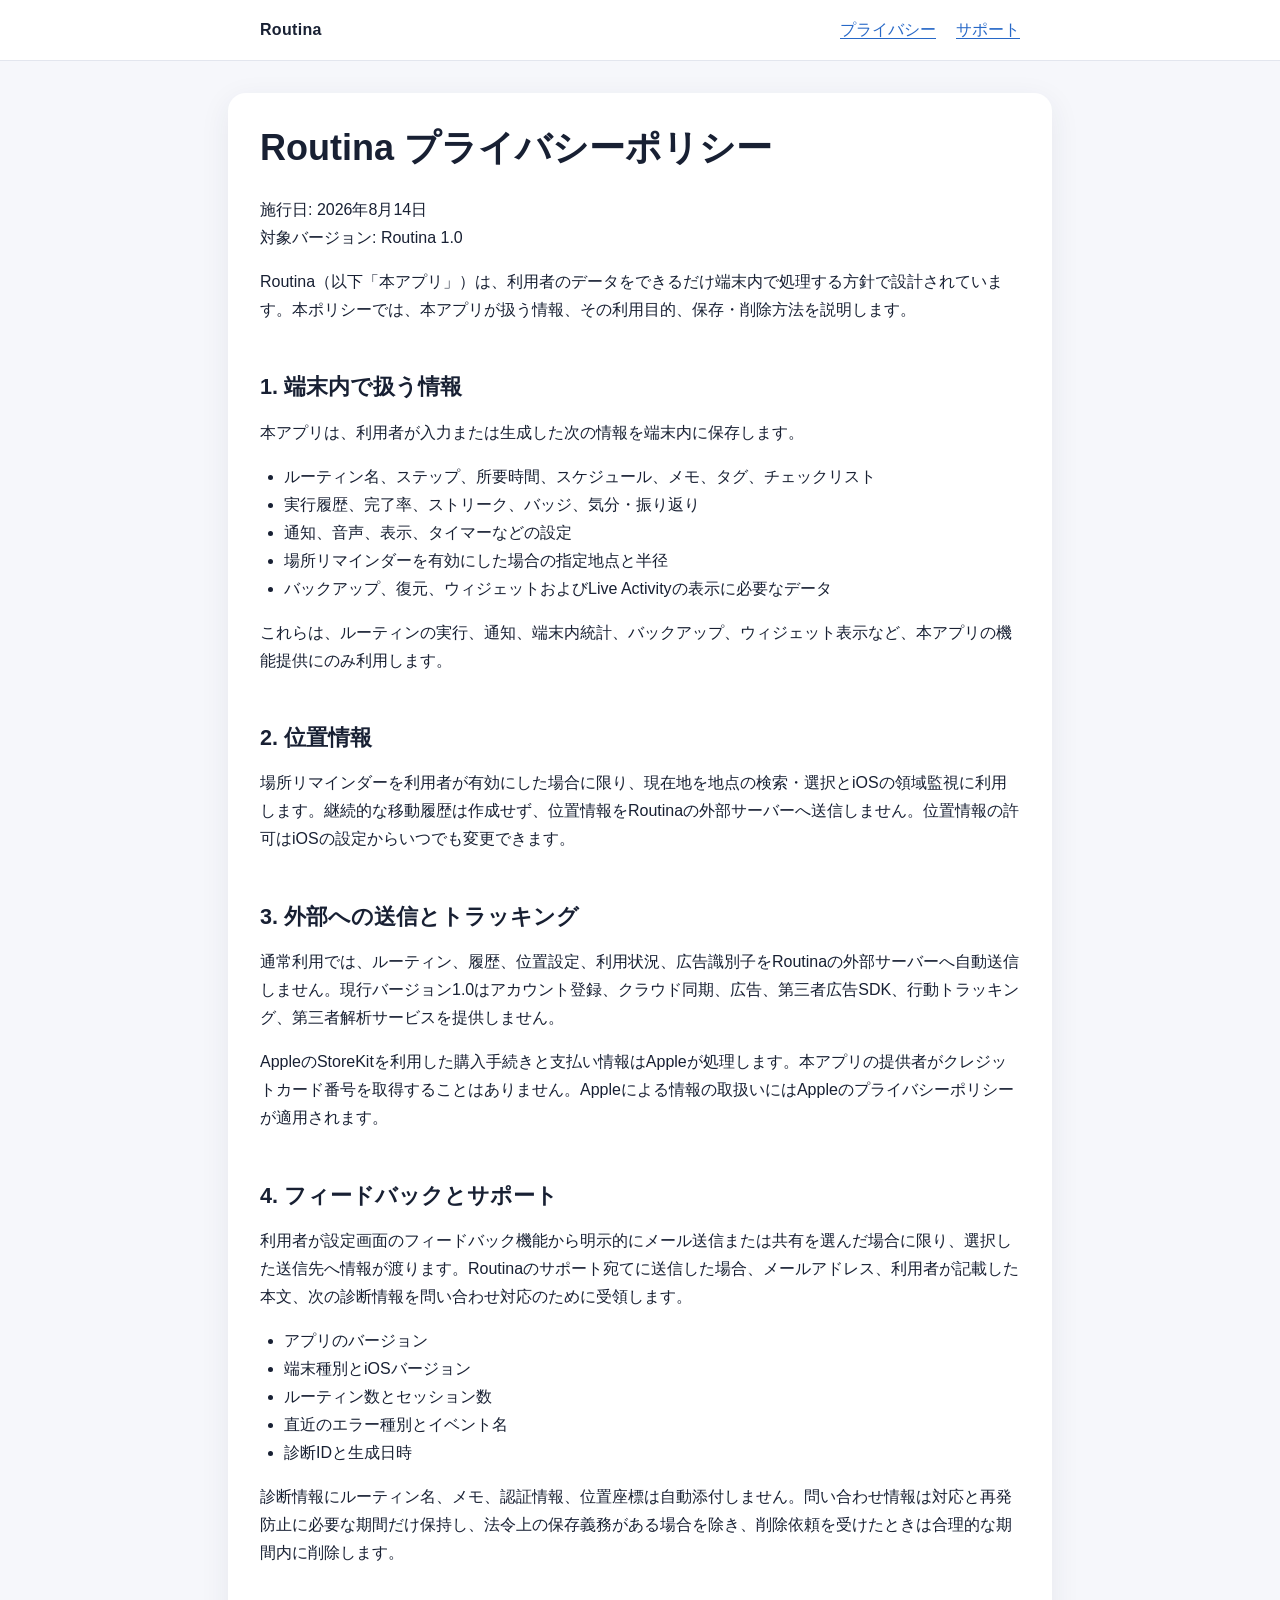
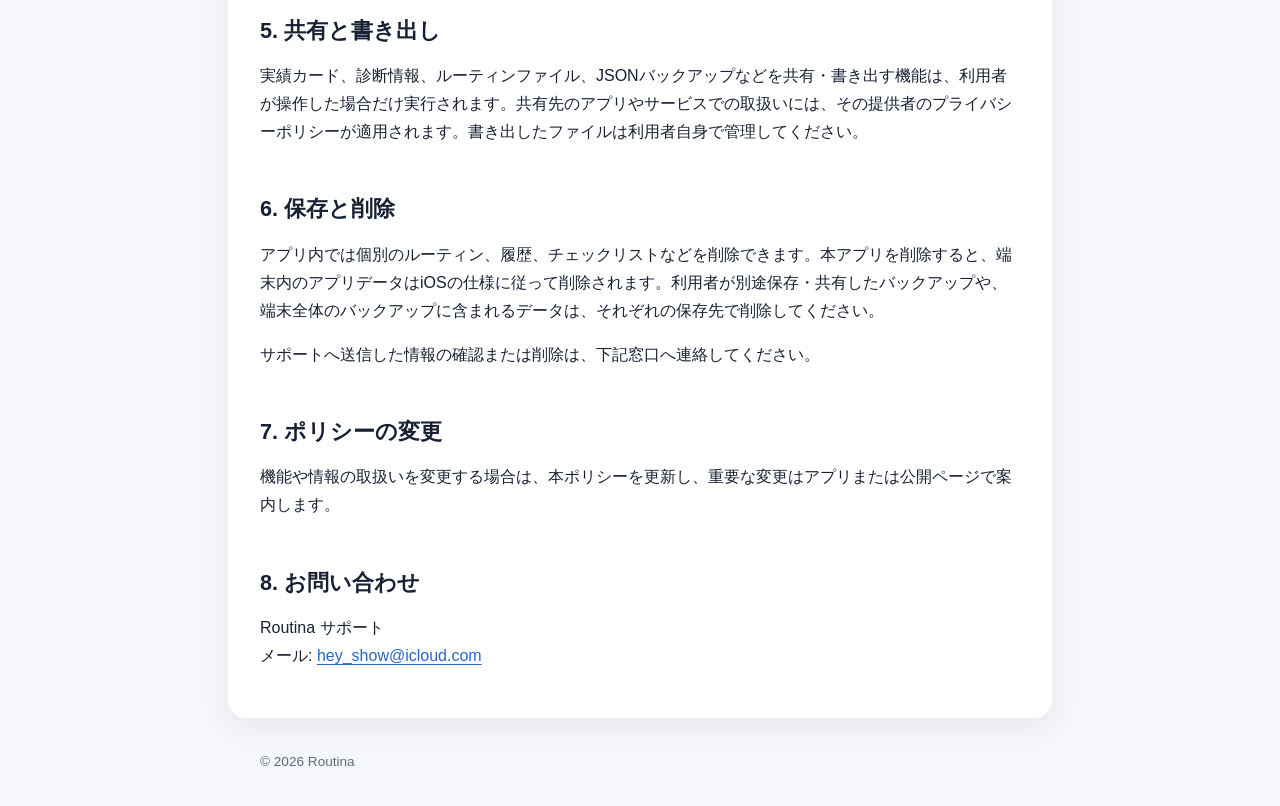
<file: privacy/index.html>
<!doctype html>
<html lang="ja">
<head>
  <meta charset="utf-8">
  <meta name="viewport" content="width=device-width, initial-scale=1">
  <meta name="description" content="Routinaのプライバシーポリシー">
  <meta name="robots" content="index,follow">
  <meta name="referrer" content="no-referrer">
  <meta http-equiv="Content-Security-Policy" content="default-src 'none'; style-src 'unsafe-inline'; base-uri 'none'; form-action 'none'">
  <link rel="canonical" href="https://hey-show123.github.io/routina-legal/privacy/">
  <title>Routina プライバシーポリシー | Routina</title>
  <style>
    :root { color-scheme: light dark; font-family: -apple-system, BlinkMacSystemFont, "Hiragino Sans", "Yu Gothic", sans-serif; line-height: 1.75; }
    body { margin: 0; background: #f6f7fb; color: #182033; }
    header { background: #ffffff; border-bottom: 1px solid #e3e6ee; }
    nav { max-width: 760px; margin: 0 auto; padding: 16px 24px; display: flex; gap: 20px; align-items: center; flex-wrap: wrap; }
    nav strong { margin-right: auto; letter-spacing: .02em; }
    main { max-width: 760px; margin: 32px auto; padding: 32px; background: #ffffff; border-radius: 18px; box-shadow: 0 8px 30px rgba(34, 46, 78, .08); }
    h1 { font-size: clamp(1.7rem, 5vw, 2.25rem); line-height: 1.3; margin: 0 0 24px; }
    h2 { font-size: 1.35rem; line-height: 1.45; margin: 2.2em 0 .7em; }
    h3 { font-size: 1.1rem; line-height: 1.5; margin: 1.8em 0 .5em; }
    p, li { overflow-wrap: anywhere; }
    ul, ol { padding-left: 1.5em; }
    a { color: #2768c7; text-underline-offset: .18em; }
    footer { max-width: 760px; margin: 0 auto 32px; padding: 0 24px; color: #60697d; font-size: .85rem; }
    @media (max-width: 640px) { main { margin: 0; padding: 24px; border-radius: 0; box-shadow: none; } }
    @media (prefers-color-scheme: dark) {
      body { background: #111522; color: #e9ecf4; }
      header, main { background: #1b2130; }
      header { border-color: #31394c; }
      a { color: #8ab7ff; }
      footer { color: #aeb6c8; }
    }
  </style>
</head>
<body data-routina-source-sha256="f364580bdfda1144232979b1c13da4e315afd4d6168fad5f8452438b84d5abfa">
  <header>
    <nav aria-label="Routina legal navigation">
      <strong>Routina</strong>
      <a href="https://hey-show123.github.io/routina-legal/privacy/">プライバシー</a>
      <a href="https://hey-show123.github.io/routina-legal/support/">サポート</a>
    </nav>
  </header>
  <main>
    <h1>Routina プライバシーポリシー</h1>
<p>施行日: 2026年8月14日<br>対象バージョン: Routina 1.0</p>
<p>Routina（以下「本アプリ」）は、利用者のデータをできるだけ端末内で処理する方針で設計されています。本ポリシーでは、本アプリが扱う情報、その利用目的、保存・削除方法を説明します。</p>
<h2>1. 端末内で扱う情報</h2>
<p>本アプリは、利用者が入力または生成した次の情報を端末内に保存します。</p>
<ul>
<li>ルーティン名、ステップ、所要時間、スケジュール、メモ、タグ、チェックリスト</li>
<li>実行履歴、完了率、ストリーク、バッジ、気分・振り返り</li>
<li>通知、音声、表示、タイマーなどの設定</li>
<li>場所リマインダーを有効にした場合の指定地点と半径</li>
<li>バックアップ、復元、ウィジェットおよびLive Activityの表示に必要なデータ</li>
</ul>
<p>これらは、ルーティンの実行、通知、端末内統計、バックアップ、ウィジェット表示など、本アプリの機能提供にのみ利用します。</p>
<h2>2. 位置情報</h2>
<p>場所リマインダーを利用者が有効にした場合に限り、現在地を地点の検索・選択とiOSの領域監視に利用します。継続的な移動履歴は作成せず、位置情報をRoutinaの外部サーバーへ送信しません。位置情報の許可はiOSの設定からいつでも変更できます。</p>
<h2>3. 外部への送信とトラッキング</h2>
<p>通常利用では、ルーティン、履歴、位置設定、利用状況、広告識別子をRoutinaの外部サーバーへ自動送信しません。現行バージョン1.0はアカウント登録、クラウド同期、広告、第三者広告SDK、行動トラッキング、第三者解析サービスを提供しません。</p>
<p>AppleのStoreKitを利用した購入手続きと支払い情報はAppleが処理します。本アプリの提供者がクレジットカード番号を取得することはありません。Appleによる情報の取扱いにはAppleのプライバシーポリシーが適用されます。</p>
<h2>4. フィードバックとサポート</h2>
<p>利用者が設定画面のフィードバック機能から明示的にメール送信または共有を選んだ場合に限り、選択した送信先へ情報が渡ります。Routinaのサポート宛てに送信した場合、メールアドレス、利用者が記載した本文、次の診断情報を問い合わせ対応のために受領します。</p>
<ul>
<li>アプリのバージョン</li>
<li>端末種別とiOSバージョン</li>
<li>ルーティン数とセッション数</li>
<li>直近のエラー種別とイベント名</li>
<li>診断IDと生成日時</li>
</ul>
<p>診断情報にルーティン名、メモ、認証情報、位置座標は自動添付しません。問い合わせ情報は対応と再発防止に必要な期間だけ保持し、法令上の保存義務がある場合を除き、削除依頼を受けたときは合理的な期間内に削除します。</p>
<h2>5. 共有と書き出し</h2>
<p>実績カード、診断情報、ルーティンファイル、JSONバックアップなどを共有・書き出す機能は、利用者が操作した場合だけ実行されます。共有先のアプリやサービスでの取扱いには、その提供者のプライバシーポリシーが適用されます。書き出したファイルは利用者自身で管理してください。</p>
<h2>6. 保存と削除</h2>
<p>アプリ内では個別のルーティン、履歴、チェックリストなどを削除できます。本アプリを削除すると、端末内のアプリデータはiOSの仕様に従って削除されます。利用者が別途保存・共有したバックアップや、端末全体のバックアップに含まれるデータは、それぞれの保存先で削除してください。</p>
<p>サポートへ送信した情報の確認または削除は、下記窓口へ連絡してください。</p>
<h2>7. ポリシーの変更</h2>
<p>機能や情報の取扱いを変更する場合は、本ポリシーを更新し、重要な変更はアプリまたは公開ページで案内します。</p>
<h2>8. お問い合わせ</h2>
<p>Routina サポート<br>メール: <a href="mailto:hey_show@icloud.com">hey_show@icloud.com</a></p>
  </main>
  <footer>© 2026 Routina</footer>
</body>
</html>
</file>
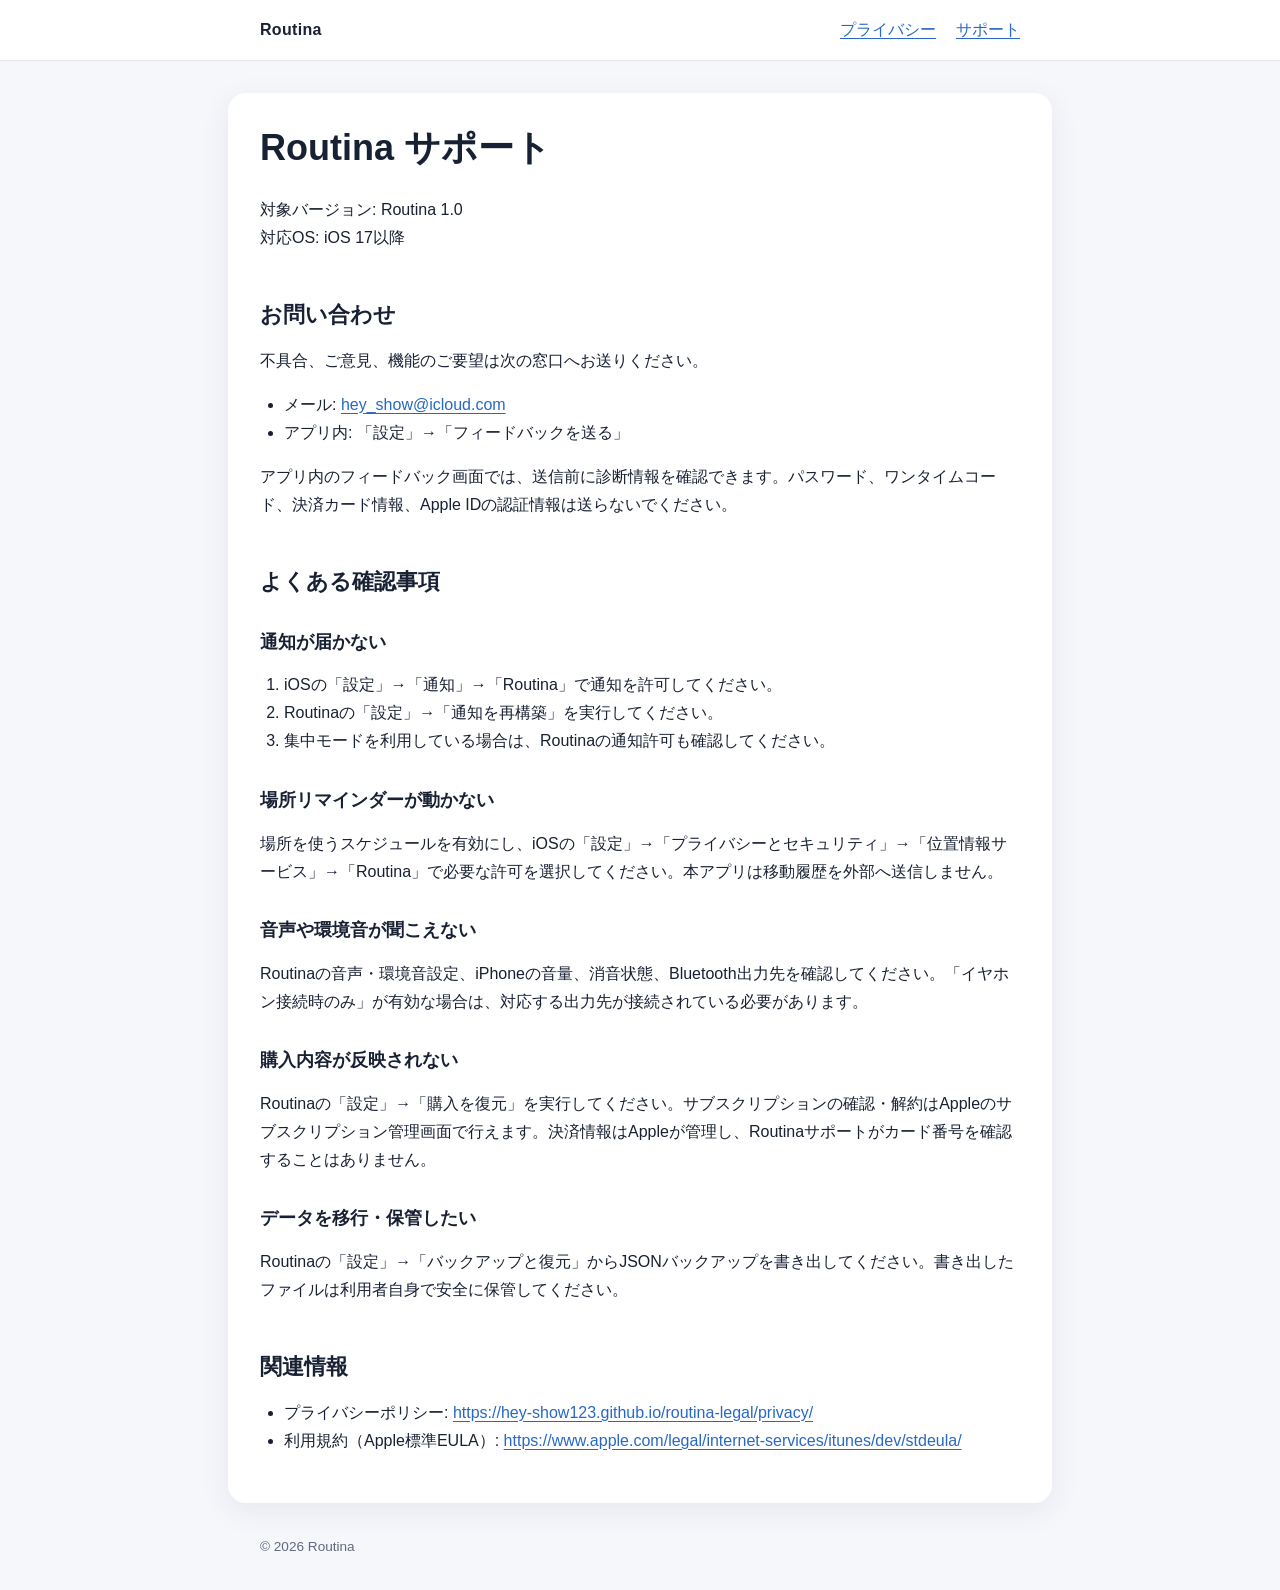
<file: support/index.html>
<!doctype html>
<html lang="ja">
<head>
  <meta charset="utf-8">
  <meta name="viewport" content="width=device-width, initial-scale=1">
  <meta name="description" content="Routinaのサポート情報">
  <meta name="robots" content="index,follow">
  <meta name="referrer" content="no-referrer">
  <meta http-equiv="Content-Security-Policy" content="default-src 'none'; style-src 'unsafe-inline'; base-uri 'none'; form-action 'none'">
  <link rel="canonical" href="https://hey-show123.github.io/routina-legal/support/">
  <title>Routina サポート | Routina</title>
  <style>
    :root { color-scheme: light dark; font-family: -apple-system, BlinkMacSystemFont, "Hiragino Sans", "Yu Gothic", sans-serif; line-height: 1.75; }
    body { margin: 0; background: #f6f7fb; color: #182033; }
    header { background: #ffffff; border-bottom: 1px solid #e3e6ee; }
    nav { max-width: 760px; margin: 0 auto; padding: 16px 24px; display: flex; gap: 20px; align-items: center; flex-wrap: wrap; }
    nav strong { margin-right: auto; letter-spacing: .02em; }
    main { max-width: 760px; margin: 32px auto; padding: 32px; background: #ffffff; border-radius: 18px; box-shadow: 0 8px 30px rgba(34, 46, 78, .08); }
    h1 { font-size: clamp(1.7rem, 5vw, 2.25rem); line-height: 1.3; margin: 0 0 24px; }
    h2 { font-size: 1.35rem; line-height: 1.45; margin: 2.2em 0 .7em; }
    h3 { font-size: 1.1rem; line-height: 1.5; margin: 1.8em 0 .5em; }
    p, li { overflow-wrap: anywhere; }
    ul, ol { padding-left: 1.5em; }
    a { color: #2768c7; text-underline-offset: .18em; }
    footer { max-width: 760px; margin: 0 auto 32px; padding: 0 24px; color: #60697d; font-size: .85rem; }
    @media (max-width: 640px) { main { margin: 0; padding: 24px; border-radius: 0; box-shadow: none; } }
    @media (prefers-color-scheme: dark) {
      body { background: #111522; color: #e9ecf4; }
      header, main { background: #1b2130; }
      header { border-color: #31394c; }
      a { color: #8ab7ff; }
      footer { color: #aeb6c8; }
    }
  </style>
</head>
<body data-routina-source-sha256="4dedace4af55d37861ab5e497639db574e6bf861a46b734e02d308cab709c6f4">
  <header>
    <nav aria-label="Routina legal navigation">
      <strong>Routina</strong>
      <a href="https://hey-show123.github.io/routina-legal/privacy/">プライバシー</a>
      <a href="https://hey-show123.github.io/routina-legal/support/">サポート</a>
    </nav>
  </header>
  <main>
    <h1>Routina サポート</h1>
<p>対象バージョン: Routina 1.0<br>対応OS: iOS 17以降</p>
<h2>お問い合わせ</h2>
<p>不具合、ご意見、機能のご要望は次の窓口へお送りください。</p>
<ul>
<li>メール: <a href="mailto:hey_show@icloud.com">hey_show@icloud.com</a></li>
<li>アプリ内: 「設定」→「フィードバックを送る」</li>
</ul>
<p>アプリ内のフィードバック画面では、送信前に診断情報を確認できます。パスワード、ワンタイムコード、決済カード情報、Apple IDの認証情報は送らないでください。</p>
<h2>よくある確認事項</h2>
<h3>通知が届かない</h3>
<ol>
<li>iOSの「設定」→「通知」→「Routina」で通知を許可してください。</li>
<li>Routinaの「設定」→「通知を再構築」を実行してください。</li>
<li>集中モードを利用している場合は、Routinaの通知許可も確認してください。</li>
</ol>
<h3>場所リマインダーが動かない</h3>
<p>場所を使うスケジュールを有効にし、iOSの「設定」→「プライバシーとセキュリティ」→「位置情報サービス」→「Routina」で必要な許可を選択してください。本アプリは移動履歴を外部へ送信しません。</p>
<h3>音声や環境音が聞こえない</h3>
<p>Routinaの音声・環境音設定、iPhoneの音量、消音状態、Bluetooth出力先を確認してください。「イヤホン接続時のみ」が有効な場合は、対応する出力先が接続されている必要があります。</p>
<h3>購入内容が反映されない</h3>
<p>Routinaの「設定」→「購入を復元」を実行してください。サブスクリプションの確認・解約はAppleのサブスクリプション管理画面で行えます。決済情報はAppleが管理し、Routinaサポートがカード番号を確認することはありません。</p>
<h3>データを移行・保管したい</h3>
<p>Routinaの「設定」→「バックアップと復元」からJSONバックアップを書き出してください。書き出したファイルは利用者自身で安全に保管してください。</p>
<h2>関連情報</h2>
<ul>
<li>プライバシーポリシー: <a href="https://hey-show123.github.io/routina-legal/privacy/">https://hey-show123.github.io/routina-legal/privacy/</a></li>
<li>利用規約（Apple標準EULA）: <a href="https://www.apple.com/legal/internet-services/itunes/dev/stdeula/">https://www.apple.com/legal/internet-services/itunes/dev/stdeula/</a></li>
</ul>
  </main>
  <footer>© 2026 Routina</footer>
</body>
</html>
</file>
